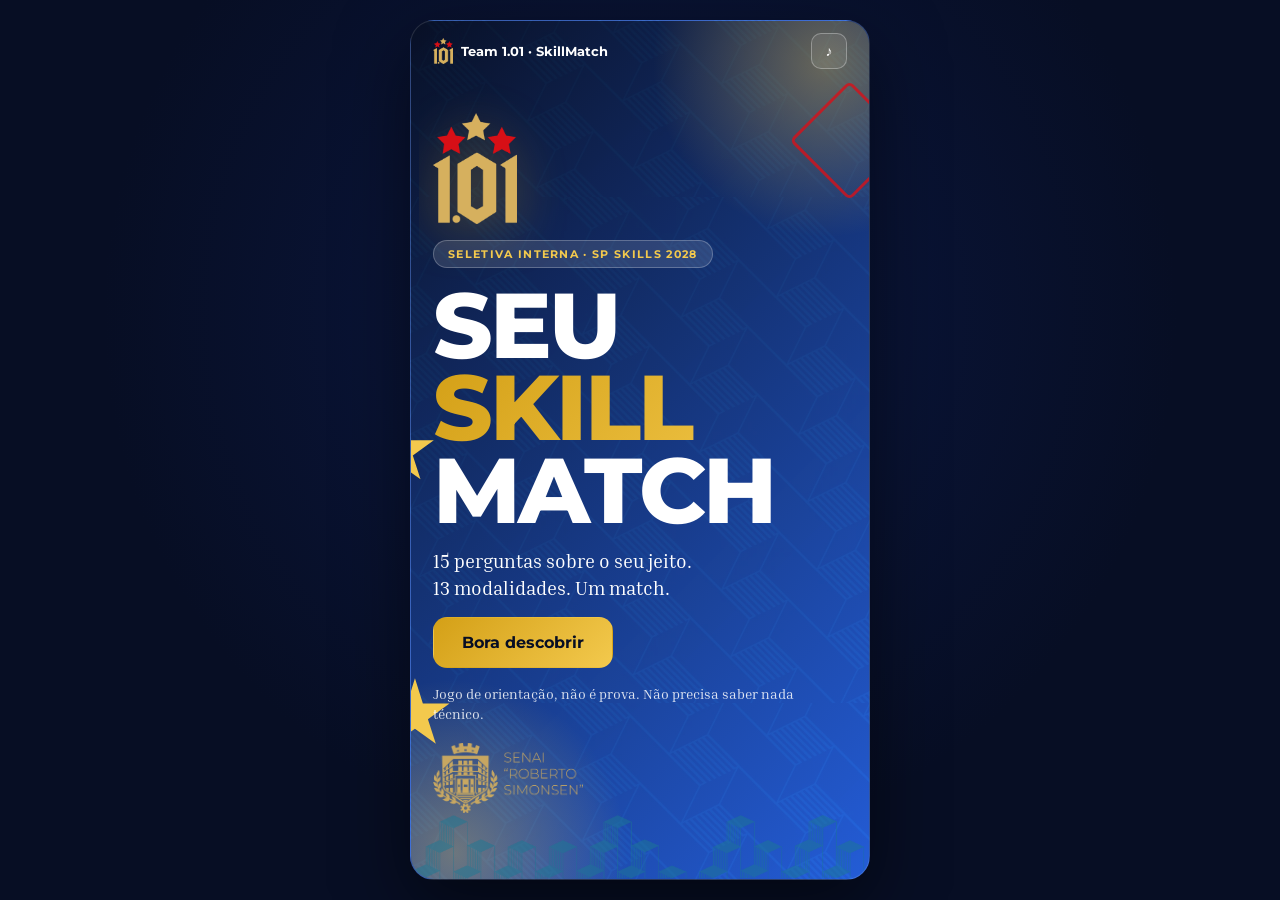
<file: index.html>
<!doctype html>
<html lang="pt-BR">
<head>
<meta charset="utf-8">
<meta name="viewport" content="width=device-width, initial-scale=1, viewport-fit=cover">
<meta name="theme-color" content="#070e24">
<title>SkillMatch · Team 1.01</title>
<link rel="icon" href="assets/favicon.png" type="image/png">
<link rel="preconnect" href="https://fonts.googleapis.com">
<link rel="preconnect" href="https://fonts.gstatic.com" crossorigin>
<link rel="stylesheet" href="https://fonts.googleapis.com/css2?family=Montserrat:wght@400;500;600;700;800&family=Inria+Serif:ital,wght@0,300;0,400;0,700;1,400&display=swap">
<link rel="stylesheet" href="jogo.css?v=20261019r">
</head>
<body>
<div class="palco">
  <main class="story" id="app" aria-live="polite"></main>
</div>
<script src="dados.js?v=20261019r"></script>
<script src="marca.js?v=20261019r"></script>
<script src="script.js?v=20261019r"></script>
</body>
</html>
</file>
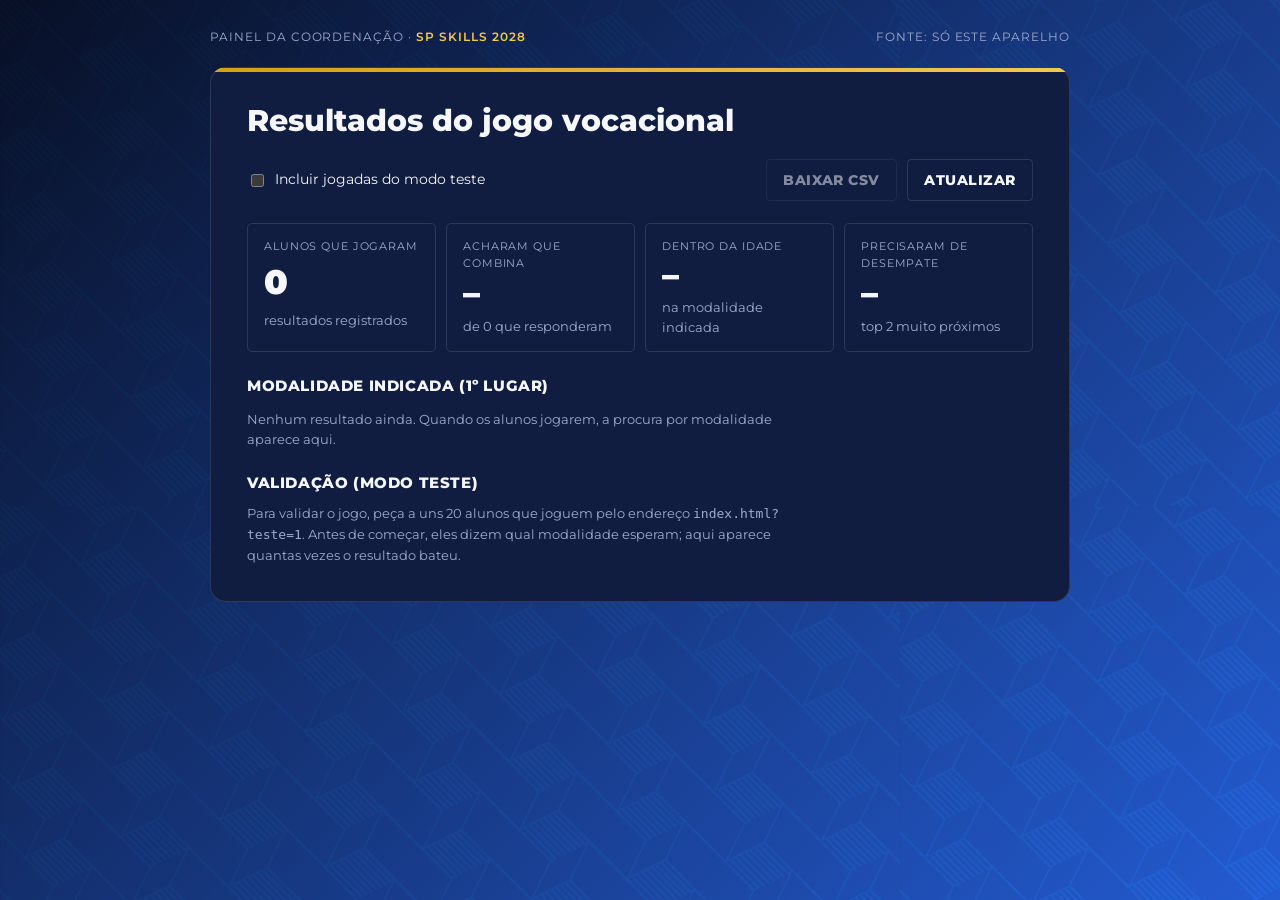
<file: painel.html>
<!doctype html>
<html lang="pt-BR">
<head>
<meta charset="utf-8">
<meta name="viewport" content="width=device-width, initial-scale=1, viewport-fit=cover">
<title>Painel da Seletiva</title>
<link rel="icon" href="assets/favicon.png" type="image/png">
<link rel="preconnect" href="https://fonts.googleapis.com">
<link rel="preconnect" href="https://fonts.gstatic.com" crossorigin>
<link rel="stylesheet" href="https://fonts.googleapis.com/css2?family=Montserrat:wght@400;500;600;700;800&family=Inria+Serif:ital,wght@0,400;0,700;1,400&display=swap">
<link rel="stylesheet" href="style.css">
<style>
  .wrap { max-width: 860px; }
  .tiles { display: grid; grid-template-columns: repeat(auto-fit, minmax(150px, 1fr)); gap: 10px; }
  .tile { border: 1px solid var(--line); border-radius: 5px; padding: 14px 16px; display: grid; gap: 2px; }
  .tile small { font-family: var(--f-mono); font-size: 11px; letter-spacing: .08em; text-transform: uppercase; color: var(--muted); }
  .tile b { font-family: var(--f-display); font-weight: 900; font-stretch: 112%; font-size: 34px; line-height: 1.1; font-variant-numeric: tabular-nums; }
  .tile span { font-size: 13px; color: var(--muted); }
  .chart { display: grid; gap: 4px; }
  .crow { display: grid; grid-template-columns: minmax(0, 220px) 1fr 74px; gap: 12px; align-items: center; padding: 6px 4px; border-radius: 4px; position: relative; }
  .crow:hover, .crow:focus-visible { background: var(--accent-soft); outline: none; }
  .crow .lab { font-size: 14px; white-space: nowrap; overflow: hidden; text-overflow: ellipsis; }
  .crow .lab .code { margin-right: 6px; font-size: 12px; }
  .crow .trk { height: 14px; display: flex; align-items: center; }
  .crow .bx { height: 14px; background: var(--accent); border-radius: 0 4px 4px 0; min-width: 2px; }
  .crow .num { font-family: var(--f-mono); font-size: 13px; text-align: right; font-variant-numeric: tabular-nums; }
  .crow .num small { color: var(--muted); }
  .tip { position: fixed; z-index: 20; pointer-events: none; background: var(--ink); color: var(--paper); font-size: 13px; padding: 8px 10px; border-radius: 4px; max-width: 260px; line-height: 1.4; }
  .tip[hidden] { display: none; }
  table { width: 100%; border-collapse: collapse; font-size: 13px; }
  th, td { text-align: left; padding: 7px 8px; border-bottom: 1px solid var(--line); }
  th { font-family: var(--f-mono); font-size: 11px; letter-spacing: .06em; text-transform: uppercase; color: var(--muted); font-weight: 600; }
  td.n { text-align: right; font-family: var(--f-mono); font-variant-numeric: tabular-nums; }
  .tabwrap { overflow-x: auto; }
  .fonte { font-family: var(--f-mono); font-size: 12px; color: var(--muted); }
  label.chk { display: flex; gap: 8px; align-items: center; font-size: 14px; }
  @media (max-width: 520px) { .crow { grid-template-columns: minmax(0, 1fr) 64px; } .crow .trk { grid-column: 1 / -1; grid-row: 2; } }
</style>
</head>
<body>
<div class="wrap">
  <div class="badge"><span>Painel da coordenação · <b id="evento"></b></span><span class="fonte" id="fonte"></span></div>
  <main class="panel" id="painel"><p class="note">Carregando…</p></main>
</div>
<div class="tip" id="tip" hidden></div>
<script src="dados.js"></script>
<script>
const KEYS = Object.keys(MODALIDADES);
const chave = new URLSearchParams(location.search).get("chave") || "";
const el = document.getElementById("painel");
document.getElementById("evento").textContent = CONFIG.evento;
const esc = s => String(s ?? "").replace(/[&<>"]/g, c => ({ "&": "&amp;", "<": "&lt;", ">": "&gt;", '"': "&quot;" }[c]));
const pct = (a, b) => b ? Math.round(100 * a / b) + "%" : "–";
let todos = [], incluirTeste = false;

async function carregar() {
  if (CONFIG.registroUrl) {
    if (!chave) { el.innerHTML = `<p>Abra este painel com a chave no endereço: <code>painel.html?chave=SUA_CHAVE</code> (a mesma definida no apps-script.gs).</p>`; return; }
    try {
      const resp = await fetch(CONFIG.registroUrl + "?chave=" + encodeURIComponent(chave));
      const d = await resp.json();
      if (d.erro) { el.innerHTML = `<p>Não foi possível ler os dados: ${esc(d.erro)}.</p>`; return; }
      todos = d.registros || [];
      document.getElementById("fonte").textContent = "Fonte: planilha online";
    } catch (e) { el.innerHTML = `<p>Não foi possível conectar à planilha. Verifique o registroUrl em dados.js.</p>`; return; }
  } else {
    try { todos = JSON.parse(localStorage.getItem("skillmatch:registros") || "[]"); } catch (e) { todos = []; }
    document.getElementById("fonte").textContent = "Fonte: só este aparelho";
  }
  desenhar();
}

function desenhar() {
  const regs = todos.filter(r => r.modalidade && (incluirTeste || r.teste !== "sim"));
  const testes = todos.filter(r => r.modalidade && r.teste === "sim");
  const n = regs.length;
  const comFb = regs.filter(r => r.feedback), sim = comFb.filter(r => r.feedback === "sim");
  const comIdade = regs.filter(r => r.elegivel), dentro = comIdade.filter(r => r.elegivel === "sim");
  const desemp = regs.filter(r => r.desempate);

  const cont = Object.fromEntries(KEYS.map(k => [k, { n: 0, seg: 0, fb: 0, fbSim: 0, fora: 0 }]));
  regs.forEach(r => {
    const c = cont[r.modalidade]; if (!c) return;
    c.n++; if (r.feedback) { c.fb++; if (r.feedback === "sim") c.fbSim++; } if (r.elegivel === "nao") c.fora++;
    if (cont[r.segunda]) cont[r.segunda].seg++;
  });
  const ord = KEYS.slice().sort((a, b) => cont[b].n - cont[a].n);
  const max = Math.max(1, ...ord.map(k => cont[k].n));

  const acerto1 = testes.filter(r => r.expectativa && r.expectativa === r.modalidade).length;
  const acerto2 = testes.filter(r => r.expectativa && (r.expectativa === r.modalidade || r.expectativa === r.segunda)).length;
  const comExp = testes.filter(r => r.expectativa).length;

  el.innerHTML = `
    <div style="display:grid;gap:22px">
      <h2>Resultados do jogo vocacional</h2>
      <div class="row" style="justify-content:space-between">
        <label class="chk"><input type="checkbox" id="chkTeste" ${incluirTeste ? "checked" : ""}> Incluir jogadas do modo teste</label>
        <div class="row"><button class="btn ghost small" id="csv" ${todos.length ? "" : "disabled"}>Baixar CSV</button><button class="btn ghost small" id="recarregar">Atualizar</button></div>
      </div>
      <div class="tiles">
        <div class="tile"><small>Alunos que jogaram</small><b>${n}</b><span>resultados registrados</span></div>
        <div class="tile"><small>Acharam que combina</small><b>${pct(sim.length, comFb.length)}</b><span>de ${comFb.length} que responderam</span></div>
        <div class="tile"><small>Dentro da idade</small><b>${pct(dentro.length, comIdade.length)}</b><span>na modalidade indicada</span></div>
        <div class="tile"><small>Precisaram de desempate</small><b>${pct(desemp.length, n)}</b><span>top 2 muito próximos</span></div>
      </div>
      <section style="display:grid;gap:12px">
        <h3>Modalidade indicada (1º lugar)</h3>
        ${n ? `<div class="chart" id="chart">${ord.map(k => { const m = MODALIDADES[k], c = cont[k]; return `
          <div class="crow" tabindex="0" data-k="${k}">
            <span class="lab"><span class="code">${m.codigo}</span>${esc(m.nome)}</span>
            <span class="trk"><span class="bx" style="width:${100 * c.n / max}%"></span></span>
            <span class="num">${c.n} <small>${pct(c.n, n)}</small></span>
          </div>`; }).join("")}</div>` : `<p class="note">Nenhum resultado ainda. Quando os alunos jogarem, a procura por modalidade aparece aqui.</p>`}
      </section>
      ${n ? `<section style="display:grid;gap:12px">
        <h3>Detalhe por modalidade</h3>
        <div class="tabwrap"><table>
          <thead><tr><th>Modalidade</th><th class="n">1º lugar</th><th class="n">2º lugar</th><th class="n">Combina</th><th class="n">Fora da idade</th></tr></thead>
          <tbody>${ord.map(k => { const c = cont[k]; return `<tr><td>${esc(MODALIDADES[k].nome)}</td><td class="n">${c.n}</td><td class="n">${c.seg}</td><td class="n">${pct(c.fbSim, c.fb)}</td><td class="n">${c.fora}</td></tr>`; }).join("")}</tbody>
        </table></div>
      </section>` : ""}
      <section style="display:grid;gap:8px">
        <h3>Validação (modo teste)</h3>
        ${testes.length ? `<p>Jogadas no modo teste: <b>${testes.length}</b>. Informaram antes qual modalidade esperavam: <b>${comExp}</b>.
          O resultado bateu com a expectativa em <b>${pct(acerto1, comExp)}</b> dos casos (1º lugar) e em <b>${pct(acerto2, comExp)}</b> considerando o 2º lugar.</p>`
        : `<p class="note">Para validar o jogo, peça a uns 20 alunos que joguem pelo endereço <code>index.html?teste=1</code>. Antes de começar, eles dizem qual modalidade esperam; aqui aparece quantas vezes o resultado bateu.</p>`}
      </section>
    </div>`;

  document.getElementById("chkTeste").onchange = e => { incluirTeste = e.target.checked; desenhar(); };
  document.getElementById("recarregar").onclick = carregar;
  document.getElementById("csv").onclick = baixarCsv;
  ligarDica(cont, n);
}

function ligarDica(cont, n) {
  const tip = document.getElementById("tip");
  document.querySelectorAll(".crow").forEach(row => {
    const k = row.dataset.k, c = cont[k], m = MODALIDADES[k];
    const html = `<b>${esc(m.nome)}</b><br>${c.n} alunos em 1º lugar (${pct(c.n, n)})<br>${c.seg} em 2º lugar<br>Combina: ${pct(c.fbSim, c.fb)} de ${c.fb} respostas`;
    const mostrar = (X, Y) => { tip.innerHTML = html; tip.hidden = false; const w = tip.offsetWidth; tip.style.left = Math.min(X + 14, innerWidth - w - 8) + "px"; tip.style.top = (Y + 14) + "px"; };
    row.onmousemove = e => mostrar(e.clientX, e.clientY);
    row.onfocus = () => { const b = row.getBoundingClientRect(); mostrar(b.left + 20, b.bottom - 10); };
    row.onmouseleave = row.onblur = () => tip.hidden = true;
  });
}

function baixarCsv() {
  const cols = ["id", "data", "modalidade", "segunda", "afinidade", "idade", "elegivel", "desempate", "expectativa", "teste", "feedback", "respostas"];
  const cel = v => { const s = String(v ?? ""); return /[";\n]/.test(s) ? `"${s.replace(/"/g, '""')}"` : s; };
  const linhas = [cols.join(";"), ...todos.map(r => cols.map(c => cel(c === "modalidade" || c === "segunda" || c === "expectativa" ? (MODALIDADES[r[c]]?.nome || r[c]) : r[c])).join(";"))];
  const blob = new Blob(["﻿" + linhas.join("\n")], { type: "text/csv;charset=utf-8" });
  const a = document.createElement("a"); a.href = URL.createObjectURL(blob); a.download = "resultados-jogo-vocacional.csv";
  document.body.appendChild(a); a.click(); a.remove();
}

carregar();
</script>
</body>
</html>
</file>
<file: jogo.css>
/* Visual do jogo em formato de stories, na identidade do Team 1.01 (o painel usa style.css). */
:root {
  --azul-escuro: #070e24;
  --azul-vibrante: #2563eb;
  --azul-claro: #60a5fa;
  --dourado: #d4a017;
  --dourado-claro: #f3c94d;
  --vermelho: #d7111a;
  --gradiente-dourado: linear-gradient(135deg, var(--dourado), var(--dourado-claro));
  --fonte: "Montserrat", "Segoe UI", Roboto, system-ui, sans-serif;
  --fonte-serif: "Inria Serif", Georgia, "Times New Roman", serif;
  --brilho: #0d1c4f;
  color-scheme: dark;
}
* { box-sizing: border-box; }
[hidden] { display: none !important; }
html, body { margin: 0; height: 100%; }
body {
  font-family: var(--fonte);
  background-color: var(--azul-escuro);
  background-image: radial-gradient(circle at 50% 35%, color-mix(in srgb, var(--brilho) 70%, transparent), transparent 62%);
  -webkit-font-smoothing: antialiased;
  -webkit-tap-highlight-color: transparent;
}
.palco { min-height: 100dvh; display: grid; place-items: center; }

/* Moldura do story: degradê do tema sobre a padronagem do Team 1.01 */
.story {
  --veu: linear-gradient(135deg, rgba(7,14,36,.95), rgba(37,99,235,.88));
  --base: #0d1c4f; --fg: #ffffff; --ac: #f3c94d; --ac-ink: #070e24;
  position: relative; overflow: hidden; isolation: isolate;
  width: min(100vw, 460px); height: 100vh; height: 100dvh;
  display: flex; flex-direction: column; gap: 10px;
  padding: max(12px, env(safe-area-inset-top)) 22px max(14px, env(safe-area-inset-bottom));
  background-color: var(--base);
  background-image: var(--veu), url("assets/bg-padronagem.webp");
  background-size: cover, 900px auto;
  background-position: center, center;
  color: var(--fg);
  transition: background-color .5s ease, color .5s ease;
  user-select: none;
}
@media (min-width: 560px) and (min-height: 700px) {
  .story { height: min(calc(100dvh - 40px), 900px); border-radius: 24px; border: 1px solid rgba(255,255,255,.12); box-shadow: 0 24px 70px rgba(0,0,0,.5); }
}
.story input, .story .citacao { user-select: text; }

.barras { display: flex; gap: 4px; position: relative; z-index: 2; }
.barras span { flex: 1; height: 4px; border-radius: 2px; overflow: hidden; background: color-mix(in srgb, var(--fg) 25%, transparent); }
.barras i { display: block; height: 100%; background: var(--fg); transition: width .4s ease; }
.barras i.enchendo { animation: enche var(--dur) linear forwards; }
.pausado .barras i.enchendo { animation-play-state: paused; }
@keyframes enche { from { width: 0; } to { width: 100%; } }

.topo { position: relative; z-index: 2; display: flex; justify-content: space-between; align-items: center; gap: 10px; font-size: 13px; font-weight: 700; }
.marca { display: inline-flex; align-items: center; gap: 8px; }
.marca img { width: 20px; height: auto; }
.topo-acoes { display: flex; gap: 8px; }
.icone { width: 36px; height: 36px; border-radius: 10px; border: 1px solid color-mix(in srgb, var(--fg) 30%, transparent); background: color-mix(in srgb, var(--fg) 8%, transparent); color: inherit; font-size: 14px; cursor: pointer; display: grid; place-items: center; padding: 0; }

/* Centraliza com margens automáticas: quando o conteúdo é maior que a tela, ele começa no topo e rola,
   sem cortar a pergunta (o "justify-content: center" corta o topo em alguns navegadores, como o Safari). */
.conteudo {
  position: relative; z-index: 1; flex: 1; min-height: 0;
  display: flex; flex-direction: column;
  overflow-y: auto; -webkit-overflow-scrolling: touch; overscroll-behavior: contain;
  scrollbar-width: none;
  /* Folga lateral: a área rolável corta o que passa da borda, então ela avança 14px sobre a margem do story
     e devolve com padding. As opções mantêm a mesma largura, mas a animação e a sombra da seleção não são cortadas. */
  margin-inline: -14px; padding: 6px 14px 24px;
}
.conteudo::-webkit-scrollbar { display: none; }
.miolo { margin-block: auto; display: flex; flex-direction: column; gap: 16px; }
.tem-mais .conteudo { -webkit-mask-image: linear-gradient(to bottom, #000 calc(100% - 56px), transparent); mask-image: linear-gradient(to bottom, #000 calc(100% - 56px), transparent); }
.rodape { position: relative; z-index: 2; display: flex; justify-content: space-between; align-items: center; gap: 12px; min-height: 28px; font-size: 13px; font-weight: 600; }

/* Formas: estrelas e losangos do símbolo, brilhos e a padronagem em escada */
.formas { position: absolute; inset: 0; z-index: 0; pointer-events: none; overflow: hidden; }
.brilho { position: absolute; width: 360px; height: 360px; border-radius: 50%; background: radial-gradient(circle, color-mix(in srgb, var(--ac) 38%, transparent), transparent 68%); animation: nasce 1s ease var(--d) both, respira 6s ease-in-out 1s infinite alternate; }
.forma {
  position: absolute; width: var(--t); height: var(--t);
  animation: nasce .7s cubic-bezier(.2,1.5,.4,1) var(--d) both, var(--anim) var(--v) ease-in-out .7s infinite alternate;
}
.forma.a-flutua { --anim: flutua; }
.forma.a-gira { --anim: gira; }
.forma.a-deriva { --anim: deriva; }
.f-estrela { background: var(--c); clip-path: polygon(50% 0, 61% 35%, 98% 35%, 68% 57%, 79% 91%, 50% 70%, 21% 91%, 32% 57%, 2% 35%, 39% 35%); }
.f-losango { border: 3px solid var(--c); rotate: 45deg; border-radius: 6px; opacity: .8; }
.faixa {
  position: absolute; left: 0; right: 0; bottom: 0; height: 64px;
  background: url("assets/padronagem.png") repeat-x 0 100% / auto 64px;
  opacity: .5; animation: anda 40s linear infinite;
}
.tema-claro .faixa, .tema-ouro .faixa { opacity: .35; }
/* Nas telas vermelhas, o azul da padronagem não combina: a mesma forma vira máscara, preenchida de dourado. */
.tema-rubi .faixa {
  background: var(--dourado-claro);
  -webkit-mask: url("assets/padronagem.png") repeat-x 0 100% / auto 64px;
  mask: url("assets/padronagem.png") repeat-x 0 100% / auto 64px;
  opacity: .45; animation-name: andaMascara;
}
@keyframes andaMascara { to { -webkit-mask-position: -1600px 100%; mask-position: -1600px 100%; } }
@keyframes nasce { from { scale: 0; opacity: 0; } }
@keyframes respira { to { scale: 1.15; } }
@keyframes flutua { to { translate: 0 22px; } }
@keyframes gira { to { rotate: 160deg; } }
@keyframes deriva { to { translate: -16px 14px; } }
@keyframes anda { to { background-position: -1600px 100%; } }

/* Tipografia (Montserrat nos títulos, Inria Serif nos textos) */
.kicker {
  margin: 0; align-self: flex-start;
  padding: 6px 14px; border-radius: 999px;
  background: color-mix(in srgb, var(--fg) 12%, transparent);
  border: 1px solid color-mix(in srgb, var(--fg) 24%, transparent);
  font-size: 11px; font-weight: 700; letter-spacing: .12em; text-transform: uppercase; color: var(--ac);
}
.mega { margin: 0; font-weight: 800; text-transform: uppercase; font-size: clamp(58px, 19vw, 92px); line-height: .9; letter-spacing: -.03em; }
.mega span { display: block; animation: deslizaE .7s cubic-bezier(.2,1,.3,1) .1s both; }
.mega span:nth-child(2) { animation-name: deslizaD; animation-delay: .25s; background: var(--gradiente-dourado); -webkit-background-clip: text; background-clip: text; color: transparent; }
.mega span:nth-child(3) { animation-delay: .4s; }
@keyframes deslizaE { from { opacity: 0; translate: -110% 0; } }
@keyframes deslizaD { from { opacity: 0; translate: 110% 0; } }
.grande { margin: 0; font-weight: 800; font-size: clamp(30px, 9vw, 42px); line-height: 1.08; letter-spacing: -.02em; text-wrap: balance; }
.pergunta { margin: 0; font-weight: 800; font-size: clamp(22px, 6.4vw, 28px); line-height: 1.15; letter-spacing: -.02em; text-wrap: balance; }
.medio { margin: 0; font-family: var(--fonte-serif); font-size: 19px; line-height: 1.4; }
.medio b { font-family: var(--fonte); font-weight: 700; }
.mini { margin: 0; font-family: var(--fonte-serif); font-size: 14px; line-height: 1.4; opacity: .85; }
mark { background: var(--ac); color: var(--ac-ink); padding: 0 6px; border-radius: 6px; font-family: var(--fonte); font-weight: 700; }
.numero { margin: 0; font-weight: 800; font-size: clamp(44px, 13vw, 66px); line-height: 1; letter-spacing: -.03em; color: var(--ac); }
.citacao { margin: 0; font-family: var(--fonte-serif); font-style: italic; font-size: 24px; line-height: 1.25; padding-left: 14px; border-left: 4px solid var(--ac); }
.selo { margin: 0; align-self: flex-start; background: var(--ac); color: var(--ac-ink); padding: 10px 18px; border-radius: 999px; font-weight: 800; font-size: 15px; }
.reacao { margin: 0; min-height: 2.8em; font-family: var(--fonte-serif); font-size: 17px; line-height: 1.4; }
.logo-intro { width: 84px; height: auto; align-self: flex-start; animation: logo .9s cubic-bezier(.2,1.5,.4,1) both; filter: drop-shadow(0 8px 24px rgba(212,160,23,.35)); }
@keyframes logo { from { opacity: 0; scale: .4; rotate: -12deg; } }
.brasao { width: 150px; height: auto; align-self: flex-start; opacity: .9; margin-top: 4px; }

/* Botões no padrão do site (raio 14px, dourado em degradê) */
.cta {
  align-self: flex-start; display: inline-flex; align-items: center; justify-content: center; text-align: center;
  text-decoration: none; cursor: pointer; font-family: var(--fonte); font-weight: 700; font-size: 16px;
  border: 1px solid transparent; border-radius: 14px; padding: 15px 28px;
  transition: transform .15s ease, box-shadow .15s ease;
}
.cta-ouro .cta { background: var(--gradiente-dourado); color: var(--azul-escuro); }
.cta-ouro .cta:hover { box-shadow: 0 8px 24px rgba(212,160,23,.45); }
.cta-noite .cta { background: var(--azul-escuro); color: #ffffff; }
.cta-azul .cta { background: var(--azul-vibrante); color: #ffffff; }
.cta-azul .cta:hover, .cta-noite .cta:hover { box-shadow: 0 8px 24px rgba(37,99,235,.45); }
.cta:hover { transform: translateY(-1px); }
.cta:active { transform: scale(.98); }
.cta[disabled] { opacity: .6; cursor: default; transform: none; box-shadow: none; }
.story .cta-2 { background: var(--azul-vibrante); color: #ffffff; }
.botao {
  display: inline-flex; align-items: center; justify-content: center; gap: 6px; cursor: pointer; text-decoration: none;
  font: 600 14px var(--fonte); padding: 10px 16px; border-radius: 12px;
  border: 1px solid color-mix(in srgb, var(--fg) 45%, transparent); color: var(--fg); background: transparent;
  transition: border-color .15s ease, color .15s ease;
}
.botao:hover { border-color: var(--ac); color: var(--ac); }
.botao[disabled] { opacity: .5; cursor: default; }
.acoes { display: flex; flex-wrap: wrap; gap: 8px; }
.linkbtn { background: none; border: 0; padding: 4px 0; color: inherit; font: 600 14px var(--fonte); text-decoration: underline; text-underline-offset: 3px; cursor: pointer; }
.story :focus-visible { outline: 3px solid var(--ac); outline-offset: 3px; }

/* Nome e idade */
.entrada { width: 100%; font: 700 28px var(--fonte); color: var(--fg); background: color-mix(in srgb, var(--fg) 8%, transparent); border: 1px solid color-mix(in srgb, var(--fg) 25%, transparent); border-radius: 14px; padding: 14px 16px; outline: none; }
.entrada::placeholder { color: var(--fg); opacity: .45; }
.entrada:focus { border-color: var(--ac); box-shadow: 0 0 0 3px color-mix(in srgb, var(--ac) 25%, transparent); }
.chips { display: grid; grid-template-columns: repeat(auto-fill, minmax(74px, 1fr)); gap: 8px; }
.chip, .pill {
  cursor: pointer; border: 1px solid color-mix(in srgb, var(--fg) 28%, transparent);
  background: color-mix(in srgb, var(--base) 80%, var(--fg)); color: var(--fg); border-radius: 999px;
  transition: background .15s ease, color .15s ease, border-color .15s ease;
}
.chip { font: 700 16px var(--fonte); padding: 11px 0; }
.chip-largo { grid-column: span 2; font-size: 14px; }
.pills { display: flex; flex-wrap: wrap; gap: 8px; }
.pill { font: 600 14px var(--fonte); padding: 10px 14px; }
.chip:hover, .pill:hover { border-color: var(--ac); }
.chip.on, .pill.on { background: var(--gradiente-dourado); color: var(--azul-escuro); border-color: transparent; }
.tema-ouro .chip.on, .tema-ouro .pill.on { background: var(--azul-escuro); color: #ffffff; }

/* Perguntas de 8 opções */
.opcoes { display: grid; gap: 8px; }
.opcao {
  display: grid; grid-template-columns: 26px 1fr; gap: 10px; align-items: center; text-align: left; cursor: pointer;
  font: 600 14.5px/1.3 var(--fonte); color: var(--fg);
  background: color-mix(in srgb, var(--base) 82%, var(--fg));
  border: 1px solid color-mix(in srgb, var(--fg) 22%, transparent); border-radius: 14px; padding: 10px 14px;
  transition: transform .15s ease, background .2s ease, color .2s ease, opacity .25s ease, border-color .15s ease;
}
@media (hover: hover) { .opcao:hover { transform: translateX(3px); border-color: var(--ac); } }
.opcao .k, .lado .k { font: 700 12px var(--fonte); width: 26px; height: 26px; border-radius: 8px; border: 1px solid currentColor; display: grid; place-items: center; flex: none; }
.opcao.on { background: var(--gradiente-dourado); color: var(--azul-escuro); border-color: transparent; animation: pop .35s ease; }
.tema-ouro .opcao.on { background: var(--azul-escuro); color: #ffffff; }
.escolheu [data-k]:not(.on) { opacity: .2; transform: scale(.97); }
@keyframes pop { 45% { scale: 1.025; } }

/* Isso ou aquilo */
.duelo { display: grid; gap: 10px; }
.lado {
  display: flex; gap: 12px; align-items: center; text-align: left; cursor: pointer; min-height: 112px;
  font: 700 19px/1.25 var(--fonte); border-radius: 18px; padding: 18px 20px;
  transition: transform .15s ease, opacity .25s ease, background .2s ease, color .2s ease, box-shadow .2s ease;
}
.lado b { display: block; font-size: 21px; font-weight: 800; }
.lado small { display: block; margin-top: 6px; font: 400 14.5px/1.35 var(--fonte-serif); }
.lado-a { background: var(--fg); color: var(--base); border: 1px solid var(--fg); }
.tema-claro .lado-a, .tema-ouro .lado-a { background: var(--azul-escuro); color: #ffffff; border-color: var(--azul-escuro); }
.lado-b { background: color-mix(in srgb, var(--base) 82%, var(--fg)); color: var(--fg); border: 1px solid color-mix(in srgb, var(--fg) 40%, transparent); }
@media (hover: hover) { .lado:hover { transform: scale(1.015); } }
.lado.on { background: var(--gradiente-dourado); color: var(--azul-escuro); border-color: transparent; box-shadow: 0 6px 18px rgba(212,160,23,.4); animation: pop .35s ease; }
.tema-ouro .lado.on { background: var(--azul-vibrante); color: #ffffff; box-shadow: 0 6px 18px rgba(37,99,235,.4); }
.vs { justify-self: center; font: 800 15px var(--fonte); text-transform: uppercase; letter-spacing: .14em; color: var(--ac); display: flex; align-items: center; gap: 10px; }
.vs::before, .vs::after { content: ""; width: 40px; height: 1px; background: currentColor; opacity: .5; }

/* Resultado */
.top { list-style: none; margin: 0; padding: 0; display: grid; gap: 6px; }
.top li { display: grid; grid-template-columns: 40px 1fr auto; gap: 12px; align-items: center; padding: 11px 14px; border-radius: 14px; background: color-mix(in srgb, var(--base) 82%, var(--fg)); border: 1px solid color-mix(in srgb, var(--fg) 15%, transparent); }
.top .pos { font-weight: 800; font-size: 26px; }
.top .nm { font-weight: 700; font-size: 16px; line-height: 1.2; }
.top .pc { font-weight: 700; font-size: 14px; color: var(--ac); }
.top li:first-child { border-color: var(--ac); }
.top li:first-child .pos { color: var(--ac); }
.top li.misterio .nm { letter-spacing: .3em; animation: entra .55s cubic-bezier(.2,1.2,.4,1) var(--d) both, treme .5s ease-in-out calc(var(--d) + .5s) 3; }
@keyframes treme { 25% { rotate: -2deg; } 75% { rotate: 2deg; } }

.revela, .revela > * { min-width: 0; }
.revela { display: grid; gap: 12px; animation: estoura .75s cubic-bezier(.2,1.5,.4,1) 1.6s both; }
@keyframes estoura { from { opacity: 0; scale: 2.2; filter: blur(14px); } }
.revela .kicker { color: var(--ac); }
.nome-mod { margin: 0; font-weight: 800; text-transform: uppercase; font-size: 50px; line-height: 1; letter-spacing: -.02em; background: var(--gradiente-dourado); -webkit-background-clip: text; background-clip: text; color: transparent; padding-bottom: 4px; }
.pct-grande { margin: 0; font-weight: 700; font-size: 22px; color: var(--azul-claro); }
/* Carrossel de fotos da revelação: as 3 fotos ficam empilhadas e se revezam em ciclo (--ciclo).
   Cada uma começa no seu tempo (--t) e fica visível em 1/3 do ciclo, com troca suave. */
.foto-ws { margin: 4px 0 0; display: grid; gap: 8px; animation: foto .8s cubic-bezier(.2,1.3,.4,1) 2.4s both; }
.carrossel {
  position: relative; aspect-ratio: 3 / 2; overflow: hidden; border-radius: 16px;
  border: 3px solid var(--ac); box-shadow: 0 14px 32px rgba(0,0,0,.45); rotate: -1.5deg;
  background: color-mix(in srgb, var(--fg) 10%, transparent);
}
.carrossel img { position: absolute; inset: 0; width: 100%; height: 100%; object-fit: cover; display: block; opacity: 0; animation: troca var(--ciclo) linear var(--t) infinite backwards; }
.carrossel img:first-child { opacity: 1; }
/* A foto que sai só some depois que a próxima já entrou por inteiro (38,3% = 33,3% + 5%), então o fundo nunca aparece na troca. */
@keyframes troca {
  0% { opacity: 0; scale: 1.06; }
  5% { opacity: 1; }
  33.3% { scale: 1; }
  38.3% { opacity: 1; }
  44% { opacity: 0; }
  100% { opacity: 0; scale: 1; }
}
.foto-ws figcaption { display: flex; justify-content: space-between; align-items: center; gap: 10px; font-size: 11px; font-weight: 600; }
.foto-ws figcaption > span:last-child { opacity: .75; text-align: right; }
.foto-ws a { color: inherit; }
.pontos { display: flex; gap: 5px; }
.pontos i { position: relative; width: 22px; height: 4px; border-radius: 2px; overflow: hidden; background: color-mix(in srgb, var(--fg) 25%, transparent); }
.pontos i::after { content: ""; position: absolute; inset: 0; background: var(--ac); transform-origin: left; transform: scaleX(0); animation: ponto var(--ciclo) linear var(--t) infinite; }
@keyframes ponto { 0% { transform: scaleX(0); } 33.3% { transform: scaleX(1); } 33.4%, 100% { transform: scaleX(0); } }
.pausado .foto-ws, .pausado .carrossel img, .pausado .pontos i::after { animation-play-state: paused; }
@keyframes foto { from { opacity: 0; translate: 0 40px; rotate: 6deg; } }
.revelacao .medio { animation: sobe .5s ease .1s both, suspense .34s ease-in-out .5s 3; }
@keyframes suspense { 50% { scale: 1.05; } }

.palavras { list-style: none; margin: 0; padding: 0; display: grid; gap: 10px; justify-items: start; }
.palavras li { font-weight: 800; text-transform: uppercase; font-size: clamp(26px, 8vw, 38px); line-height: 1.05; letter-spacing: -.02em; }
.palavras li:nth-child(2) { background: var(--gradiente-dourado); color: var(--azul-escuro); padding: 4px 12px; border-radius: 10px; }

.video { position: relative; aspect-ratio: 16 / 9; border-radius: 16px; overflow: hidden; background: #000; border: 1px solid rgba(255,255,255,.18); }
.video iframe { position: absolute; inset: 0; width: 100%; height: 100%; border: 0; }
.foto { width: 100%; border-radius: 16px; display: block; }
.depo { margin: 0; display: flex; gap: 12px; padding: 14px; border-radius: 16px; background: color-mix(in srgb, var(--base) 82%, var(--fg)); border-left: 4px solid var(--ac); }
.depo img { width: 48px; height: 48px; border-radius: 50%; object-fit: cover; flex: none; }
.depo p { margin: 0; font-family: var(--fonte-serif); font-size: 15px; font-style: italic; }
.depo footer { margin-top: 6px; font-size: 12px; }

/* Painel "Entenda a prova" (sobe de baixo, como uma folha sobre o story) */
.botao-destaque { background: var(--gradiente-dourado); color: var(--azul-escuro); border-color: transparent; }
.botao-destaque:hover { color: var(--azul-escuro); box-shadow: 0 8px 24px rgba(212,160,23,.4); }
.painel-prova {
  width: min(100vw, 460px); max-width: 100vw; max-height: 86dvh; margin: auto auto 0; padding: 20px 22px 24px;
  border: 1px solid rgba(255,255,255,.14); border-bottom: 0; border-radius: 22px 22px 0 0;
  background: linear-gradient(180deg, #13245a, #0b1638); color: #f5f7fc;
  overflow-y: auto; overscroll-behavior: contain; user-select: text;
  font-family: var(--fonte);
}
.painel-prova[open] { display: grid; gap: 12px; animation: sobePainel .35s cubic-bezier(.2,.9,.3,1); }
.painel-prova::backdrop { background: rgba(7,14,36,.72); }
@keyframes sobePainel { from { translate: 0 40px; opacity: 0; } }
@media (min-width: 560px) and (min-height: 700px) { .painel-prova { margin: auto; border-radius: 22px; border-bottom: 1px solid rgba(255,255,255,.14); } }
.painel-prova .kicker { color: var(--dourado-claro); }
.pp-topo { display: flex; justify-content: space-between; align-items: center; }
.painel-prova .icone { color: #fff; border-color: rgba(255,255,255,.3); background: rgba(255,255,255,.08); }
.painel-prova h3 { margin: 0; font-size: 24px; font-weight: 800; line-height: 1.15; letter-spacing: -.02em; }
.painel-prova h4 { margin: 6px 0 0; font-size: 12px; font-weight: 700; letter-spacing: .1em; text-transform: uppercase; color: var(--dourado-claro); }
.pp-texto { margin: 0; font-family: var(--fonte-serif); font-size: 17px; line-height: 1.45; color: #dfe6f7; }
.pesos { list-style: none; margin: 0; padding: 0; display: grid; gap: 10px; }
.pesos li { display: grid; grid-template-columns: 1fr auto; gap: 4px 10px; font-size: 14px; font-weight: 600; line-height: 1.3; }
.pesos b { color: var(--dourado-claro); font-size: 15px; }
.pesos i { grid-column: 1 / -1; height: 6px; border-radius: 3px; background: rgba(255,255,255,.1); position: relative; overflow: hidden; }
.pesos i::after { content: ""; position: absolute; inset: 0 auto 0 0; width: var(--w); border-radius: 3px; background: var(--gradiente-dourado); animation: barra .7s cubic-bezier(.2,.8,.2,1) .15s both; }
@keyframes barra { from { width: 0; } }
.pp-destaque { margin: 4px 0 0; padding: 12px 14px; border-radius: 12px; border-left: 4px solid var(--dourado-claro); background: rgba(243,201,77,.1); font-family: var(--fonte-serif); font-size: 16px; line-height: 1.4; }
.pp-procurar { margin: 0; font-size: 15px; line-height: 1.4; }
.pp-procurar b { color: var(--dourado-claro); }
.pp-link { font-size: 13px; font-weight: 600; color: var(--azul-claro); text-underline-offset: 3px; }

.resumo-grid { display: grid; grid-template-columns: 42% 1fr; gap: 16px; align-items: center; }
.card-prev { aspect-ratio: 9 / 16; border-radius: 14px; overflow: hidden; background: #0d1c4f; box-shadow: 0 14px 40px rgba(0,0,0,.5); border: 1px solid rgba(255,255,255,.18); rotate: -3deg; }
.card-prev img { width: 100%; height: 100%; object-fit: cover; display: block; }
.card-prev img:not([src]) { visibility: hidden; }
.resumo-acoes { display: grid; gap: 10px; }
.resumo-acoes .cta { align-self: stretch; font-size: 14px; padding: 13px 10px; }
.titulo-insc { margin: 0; font-weight: 800; font-size: 22px; letter-spacing: -.02em; color: var(--ac); }
.sugestoes .medio { font-size: 16px; }
.sugestoes .cta { align-self: stretch; margin-top: 4px; }
.sugestoes { display: grid; gap: 10px; padding: 16px; border-radius: 16px; background: color-mix(in srgb, var(--base) 82%, var(--fg)); border: 1px solid color-mix(in srgb, var(--ac) 45%, transparent); }
.todas summary { cursor: pointer; font-weight: 700; font-size: 14px; }
.todas ol { list-style: none; margin: 8px 0 0; padding: 0; }
.todas li { display: flex; justify-content: space-between; gap: 10px; padding: 6px 0; font-size: 14px; border-bottom: 1px solid color-mix(in srgb, var(--fg) 15%, transparent); }
.todas em { opacity: .75; }
.feedback { display: grid; gap: 8px; }
.toast { margin: 0; font-size: 13px; min-height: 1em; color: var(--ac); }

.confete { position: absolute; inset: 0; z-index: 5; pointer-events: none; overflow: hidden; }
.confete i { position: absolute; top: -24px; width: 9px; height: 15px; border-radius: 2px; animation: cair linear forwards; }
@keyframes cair { to { transform: translate(var(--dx), 110vh) rotate(var(--r)); } }

/* Entradas animadas */
.sobe { animation: sobe .5s cubic-bezier(.2,.9,.3,1) var(--d, 0s) both; }
@keyframes sobe { from { opacity: 0; translate: 0 22px; } }
.entra { animation: entra .55s cubic-bezier(.2,1.2,.4,1) var(--d, 0s) both; }
@keyframes entra { from { opacity: 0; translate: -40px 0; } }

/* Celulares com tela baixa (ex.: iPhone SE, Androids de entrada, ou com as barras do navegador abertas) */
@media (max-height: 760px) {
  .story { gap: 6px; padding-top: max(8px, env(safe-area-inset-top)); padding-bottom: max(8px, env(safe-area-inset-bottom)); }
  .icone { width: 30px; height: 30px; border-radius: 8px; }
  .topo { font-size: 12px; }
  .miolo { gap: 11px; }
  .kicker { padding: 4px 10px; font-size: 10px; }
  .mega { font-size: clamp(46px, 15vw, 72px); }
  .logo-intro { width: 58px; }
  .brasao { width: 112px; }
  .grande { font-size: clamp(25px, 7.6vw, 34px); }
  .pergunta { font-size: clamp(19px, 5.4vw, 23px); }
  .medio { font-size: 16px; }
  .numero { font-size: clamp(38px, 11vw, 54px); }
  .opcoes { gap: 6px; }
  .opcao { font-size: 13.5px; padding: 7px 11px; border-radius: 12px; gap: 9px; grid-template-columns: 22px 1fr; }
  .opcao .k, .lado .k { width: 22px; height: 22px; font-size: 11px; border-radius: 6px; }
  .duelo { gap: 7px; }
  .lado { min-height: 78px; padding: 12px 14px; font-size: 16px; border-radius: 14px; }
  .lado b { font-size: 17px; }
  .lado small { font-size: 13px; margin-top: 4px; }
  .vs { font-size: 13px; }
  .chips { gap: 6px; }
  .chip { padding: 8px 0; font-size: 14px; }
  .entrada { font-size: 22px; padding: 10px 14px; }
  .cta { padding: 12px 22px; font-size: 15px; }
  .top li { padding: 8px 12px; }
  .nome-mod { font-size: 40px; }
  .carrossel { aspect-ratio: 16 / 9; }
  .faixa { height: 44px; background-size: auto 44px; }
  .tema-rubi .faixa { background-size: auto; -webkit-mask-size: auto 44px; mask-size: auto 44px; }
  .rodape { min-height: 24px; }
}
@media (max-height: 620px) {
  .miolo { gap: 8px; }
  .opcao { font-size: 12.5px; padding: 5px 10px; line-height: 1.22; }
  .lado { min-height: 64px; padding: 10px 12px; font-size: 15px; }
  .lado small { font-size: 12px; line-height: 1.3; }
  .brasao, .intro .mini { display: none; }
  .pergunta { font-size: clamp(18px, 5.2vw, 21px); }
  .medio { font-size: 15px; }
}

@media (prefers-reduced-motion: reduce) {
  .painel-prova[open], .pesos i::after,
  .sobe, .entra, .forma, .brilho, .faixa, .mega span, .logo-intro, .revela, .foto-ws, .revelacao .medio, .opcao.on, .lado.on, .top li.misterio .nm { animation: none !important; }
  .cta:hover, .opcao:hover, .lado:hover { transform: none; }
}
</file>
<file: style.css>
body { margin: 0; }
[hidden] { display: none !important; }
/* Painel da coordenação, na identidade do Team 1.01 (azul-marinho + dourado, Montserrat e Inria Serif) */
:root {
  --paper: #070e24;
  --card: #101c40;
  --ink: #f5f7fc;
  --muted: #9fabce;
  --line: rgba(255, 255, 255, 0.12);
  --accent: #f3c94d;
  --accent-ink: #070e24;
  --accent-soft: #172851;
  --signal: #f3c94d;
  --ws-blue: #60a5fa;
  --f-display: "Montserrat", "Segoe UI", system-ui, sans-serif;
  --f-body: "Montserrat", "Segoe UI", system-ui, sans-serif;
  --f-mono: "Montserrat", "Segoe UI", system-ui, sans-serif;
  color-scheme: dark;
}
* { box-sizing: border-box; }
body {
  background: var(--paper);
  color: var(--ink);
  font-family: var(--f-body);
  font-size: 16px;
  line-height: 1.55;
  padding-left: max(16px, env(safe-area-inset-left, 0px));
  padding-right: max(16px, env(safe-area-inset-right, 0px));
  padding-block: 28px 48px;
  background-image: linear-gradient(135deg, rgba(7, 14, 36, 0.96), rgba(37, 99, 235, 0.85)), url("assets/bg-padronagem.webp");
  background-size: cover, 900px auto;
  background-attachment: fixed;
}
.wrap { max-width: 680px; margin: 0 auto; display: grid; gap: 20px; }

.badge {
  display: flex; justify-content: space-between; align-items: center; gap: 12px; flex-wrap: wrap;
  font-family: var(--f-mono); font-size: 12px; letter-spacing: .08em; text-transform: uppercase; color: var(--muted);
}
.badge b { color: var(--signal); font-weight: 600; }

.panel {
  background-color: var(--card);
  background-image: linear-gradient(135deg, #d4a017, #f3c94d);
  background-size: 100% 4px; background-repeat: no-repeat;
  border: 1px solid var(--line);
  border-radius: 16px;
  padding: clamp(20px, 5vw, 36px);
  display: grid; gap: 22px;
  min-width: 0;
}

h1, h2, h3 { font-family: var(--f-display); margin: 0; text-wrap: balance; }
h1 {
  font-size: clamp(34px, 8vw, 58px); line-height: .95; font-weight: 900;
  font-stretch: 112%; text-transform: uppercase; letter-spacing: -.01em;
}
h1 em { font-style: normal; color: var(--accent); }
h2 { font-size: clamp(22px, 5vw, 30px); line-height: 1.12; font-weight: 800; font-stretch: 100%; }
h3 { font-size: 15px; font-weight: 800; font-stretch: 110%; text-transform: uppercase; letter-spacing: .04em; }
p { margin: 0; max-width: 62ch; }
.lead { font-size: 17px; color: var(--muted); }

.skills { list-style: none; margin: 0; padding: 0; display: grid; gap: 0; border-top: 1px solid var(--line); }
.skills li {
  display: grid; grid-template-columns: 52px 1fr auto; gap: 12px; align-items: baseline;
  padding: 10px 0; border-bottom: 1px solid var(--line); font-size: 15px;
}
.code { font-family: var(--f-mono); font-size: 13px; color: var(--accent); font-weight: 600; font-variant-numeric: tabular-nums; }
.age { font-family: var(--f-mono); font-size: 12px; color: var(--muted); white-space: nowrap; }

.btn {
  appearance: none; border: 0; cursor: pointer;
  font-family: var(--f-display); font-weight: 800; font-stretch: 112%; text-transform: uppercase; letter-spacing: .04em;
  font-size: 16px; padding: 15px 22px; border-radius: 4px;
  background: var(--accent); color: var(--accent-ink);
  transition: transform .12s ease, filter .12s ease;
}
.btn:hover { filter: brightness(1.08); }
.btn:active { transform: translateY(1px); }
.btn.ghost { background: transparent; color: var(--ink); border: 1px solid var(--line); }
.btn:focus-visible, .opt:focus-visible, .linkbtn:focus-visible { outline: 3px solid var(--signal); outline-offset: 2px; }
.row { display: flex; gap: 10px; flex-wrap: wrap; align-items: center; }
.note { font-size: 13px; color: var(--muted); }

/* Progresso por módulos */
.modules { display: grid; grid-template-columns: repeat(var(--n), 1fr); gap: 4px; }
.modules span {
  height: 26px; border-radius: 3px; background: var(--paper); border: 1px solid var(--line);
  font-family: var(--f-mono); font-size: 11px; display: grid; place-items: center; color: var(--muted);
}
.modules span.done { background: var(--accent-soft); color: var(--accent); border-color: transparent; }
.modules span.now { background: var(--accent); color: var(--accent-ink); border-color: transparent; font-weight: 600; }
.qmeta { display: flex; justify-content: space-between; gap: 12px; font-family: var(--f-mono); font-size: 12px; letter-spacing: .06em; text-transform: uppercase; color: var(--muted); }
.qmeta b { color: var(--signal); }
.qmeta > span:last-child { white-space: nowrap; }

.opts { display: grid; gap: 10px; }
@media (min-width: 600px) { .opts { grid-template-columns: 1fr 1fr; } }
.opt {
  display: grid; grid-template-columns: 30px 1fr; gap: 12px; align-items: start; text-align: left;
  font: inherit; font-size: 16px; color: var(--ink); cursor: pointer;
  background: var(--card); border: 1.5px solid var(--line); border-radius: 5px; padding: 14px 16px;
  transition: border-color .12s ease, background .12s ease, transform .12s ease;
}
.opt:hover { border-color: var(--accent); }
.opt.picked { border-color: var(--accent); background: var(--accent-soft); }
.opt .k {
  font-family: var(--f-mono); font-size: 13px; font-weight: 600; color: var(--accent);
  border: 1px solid var(--line); border-radius: 3px; height: 26px; display: grid; place-items: center;
}
.opt.picked .k { background: var(--accent); color: var(--accent-ink); border-color: transparent; }
.linkbtn { background: none; border: 0; padding: 4px 0; font: inherit; font-size: 14px; color: var(--muted); cursor: pointer; text-decoration: underline; text-underline-offset: 3px; }
.linkbtn[disabled] { visibility: hidden; }

/* Resultado */
.winner { display: grid; gap: 10px; padding: 20px; border-radius: 5px; background: var(--accent-soft); }
.winner .code { font-size: 14px; }
.winner h2 { font-size: clamp(28px, 7vw, 42px); font-stretch: 112%; text-transform: uppercase; font-weight: 900; line-height: 1; }
.pct { font-family: var(--f-display); font-weight: 900; font-stretch: 112%; font-size: 15px; color: var(--signal); letter-spacing: .04em; text-transform: uppercase; }
.traits { display: flex; flex-wrap: wrap; gap: 6px; }
.traits span { font-size: 13px; padding: 3px 10px; border-radius: 999px; border: 1px solid var(--accent); color: var(--accent); }
.bars { display: grid; gap: 10px; }
.bar { display: grid; grid-template-columns: minmax(0, 1fr) 46px; gap: 4px 10px; align-items: center; font-size: 14px; }
.bar .name { display: flex; gap: 8px; align-items: baseline; min-width: 0; }
.bar .name .code { font-size: 12px; }
.bar .val { font-family: var(--f-mono); font-size: 13px; text-align: right; font-variant-numeric: tabular-nums; }
.bar .track { grid-column: 1 / -1; height: 8px; border-radius: 4px; background: var(--paper); overflow: hidden; }
.bar .fill { height: 100%; background: var(--muted); opacity: .45; border-radius: 4px; width: 0; transition: width .7s cubic-bezier(.2,.8,.2,1); }
.bar.top .fill { background: var(--accent); opacity: 1; }
.bar.second .fill { background: var(--signal); opacity: .8; }
.facts { display: grid; grid-template-columns: repeat(auto-fit, minmax(180px, 1fr)); gap: 10px; }
.fact { border: 1px solid var(--line); border-radius: 4px; padding: 12px 14px; display: grid; gap: 2px; }
.fact small { font-family: var(--f-mono); font-size: 11px; letter-spacing: .08em; text-transform: uppercase; color: var(--muted); }
a { color: var(--accent); text-underline-offset: 3px; }
.toast { font-size: 13px; color: var(--signal); min-height: 1em; }

a.btn { text-decoration: none; display: inline-block; }
.btn.small { font-size: 14px; padding: 11px 16px; }
.btn[disabled] { opacity: .5; cursor: default; }
.badge-dir { display: flex; gap: 14px; align-items: center; flex-wrap: wrap; }
.linkbtn.som { font-family: var(--f-mono); font-size: 12px; letter-spacing: .08em; text-transform: uppercase; }

/* Início: nome, nascimento e idade */
.campos { display: grid; gap: 12px; grid-template-columns: repeat(auto-fit, minmax(200px, 1fr)); }
.campo { display: grid; gap: 6px; }
.campo.largo { grid-column: 1 / -1; }
.campo > span { font-family: var(--f-mono); font-size: 12px; letter-spacing: .06em; text-transform: uppercase; color: var(--muted); }
.campo input, .campo select {
  font: inherit; font-size: 16px; color: var(--ink); background: var(--card);
  border: 1.5px solid var(--line); border-radius: 5px; padding: 12px 14px; min-width: 0; width: 100%;
}
.campo input:focus, .campo select:focus { outline: 3px solid var(--signal); outline-offset: 1px; border-color: var(--accent); }
.aviso-idade { font-size: 15px; padding: 12px 14px; border-left: 4px solid var(--signal); background: var(--accent-soft); border-radius: 0 4px 4px 0; max-width: none; }
.skills li.fora > span:nth-child(2) { color: var(--muted); text-decoration: line-through; text-decoration-color: var(--signal); }
.st { font-family: var(--f-mono); font-size: 11px; font-weight: 600; margin-left: 8px; letter-spacing: .04em; text-transform: uppercase; white-space: nowrap; }
.st.ok { color: var(--ws-blue); }
.st.fora { color: var(--signal); }
.bar .name .st { margin-left: 0; }

/* Progresso sem números (20 etapas) */
.modules span { height: 8px; font-size: 0; transition: background .2s ease; }

/* Perguntas "isso ou aquilo" */
.tag { color: var(--signal); }
.opts.duel { grid-template-columns: 1fr; align-items: stretch; }
.opts.duel .opt { padding: 20px; font-size: 17px; }
.opts.duel .ou { justify-self: center; font-family: var(--f-display); font-weight: 900; font-stretch: 112%; text-transform: uppercase; color: var(--signal); font-size: 14px; letter-spacing: .1em; }
@media (min-width: 600px) { .opts.duel { grid-template-columns: 1fr auto 1fr; } .opts.duel .ou { align-self: center; } }
.opt-titulo { display: block; font-family: var(--f-display); font-weight: 800; font-stretch: 105%; font-size: 18px; margin-bottom: 4px; }
.opts.has-pick .opt:not(.picked) { opacity: .45; }
.opt.picked { animation: pop .3s ease; }
@keyframes pop { 40% { transform: scale(1.03); } }
.slide { animation: slide .3s cubic-bezier(.2,.8,.2,1) both; }
@keyframes slide { from { opacity: 0; transform: translateX(18px); } to { opacity: 1; transform: none; } }

/* Revelação */
.revelando { display: grid; gap: 22px; justify-items: center; text-align: center; padding: 40px 0; }
.roleta { min-height: 2.4em; display: grid; place-items: center; }
.roleta span { font-family: var(--f-display); font-weight: 900; font-stretch: 112%; text-transform: uppercase; font-size: clamp(24px, 6vw, 38px); line-height: 1.05; color: var(--accent); }
.revelando .modules { width: 100%; max-width: 320px; }
.revelando .modules span { animation: piscar 1s ease-in-out infinite; }
.revelando .modules span:nth-child(2n) { animation-delay: .25s; }
.revelando .modules span:nth-child(3n) { animation-delay: .5s; }
@keyframes piscar { 50% { opacity: .25; } }

/* Resultado */
.saudacao { font-family: var(--f-display); font-weight: 800; font-stretch: 108%; font-size: clamp(20px, 5vw, 26px); }
.saudacao b { color: var(--signal); }
.winner.pop { animation: revela .6s cubic-bezier(.2,1.4,.4,1) both; }
@keyframes revela { from { opacity: 0; transform: scale(.9) translateY(10px); } to { opacity: 1; transform: none; } }
.alerta { font-size: 15px; padding: 14px 16px; border-radius: 5px; border: 1.5px solid; display: block; }
.alerta.ok { border-color: var(--ws-blue); }
.alerta.ok b { color: var(--ws-blue); }
.alerta.fora { border-color: var(--signal); background: var(--accent-soft); }
.alerta.fora > b:first-child { color: var(--signal); display: block; margin-bottom: 4px; }
.alerta.info { border-color: var(--line); background: var(--accent-soft); }
.fact.destaque { border-color: var(--signal); }
.fact.destaque span { font-weight: 700; }

.story { display: grid; grid-template-columns: 120px 1fr; gap: 18px; padding: 16px; border: 1px dashed var(--line); border-radius: 6px; }
.story-prev { aspect-ratio: 9 / 16; border-radius: 6px; overflow: hidden; background: #2a0c3d; box-shadow: 0 6px 18px rgba(36,16,47,.25); }
.story-prev img { width: 100%; height: 100%; object-fit: cover; display: block; }
.story-prev img:not([src]) { visibility: hidden; }
@media (max-width: 420px) { .story { grid-template-columns: 96px 1fr; gap: 14px; } }

.video { position: relative; aspect-ratio: 16 / 9; border-radius: 6px; overflow: hidden; background: #000; }
.video iframe { position: absolute; inset: 0; width: 100%; height: 100%; border: 0; }
.foto { width: 100%; border-radius: 6px; display: block; }
figure { margin: 0; display: grid; gap: 6px; }
.depo { margin: 0; display: flex; gap: 14px; align-items: flex-start; padding: 16px; border-left: 4px solid var(--accent); background: var(--accent-soft); border-radius: 0 5px 5px 0; }
.depo img { width: 56px; height: 56px; border-radius: 50%; object-fit: cover; flex: none; }
.depo p { font-size: 16px; font-style: italic; }
.depo footer { font-size: 13px; color: var(--muted); margin-top: 6px; }
.feedback { display: grid; gap: 10px; padding-top: 18px; border-top: 1px solid var(--line); }

.confete { position: fixed; inset: 0; pointer-events: none; overflow: hidden; z-index: 10; }
.confete i { position: absolute; top: -24px; width: 9px; height: 15px; border-radius: 2px; animation: cair linear forwards; }
@keyframes cair { to { transform: translate(var(--dx), 110vh) rotate(var(--r)); } }

.fade { animation: fade .28s ease both; }
@keyframes fade { from { opacity: .3; transform: translateY(6px); } to { opacity: 1; transform: none; } }
@media (prefers-reduced-motion: reduce) {
  .fade, .slide, .winner.pop, .opt.picked, .revelando .modules span { animation: none; }
  .bar .fill { transition: none; }
}
@media (max-width: 420px) { .skills li { grid-template-columns: 44px 1fr; } .skills li .age { grid-column: 2; } }
</file>
